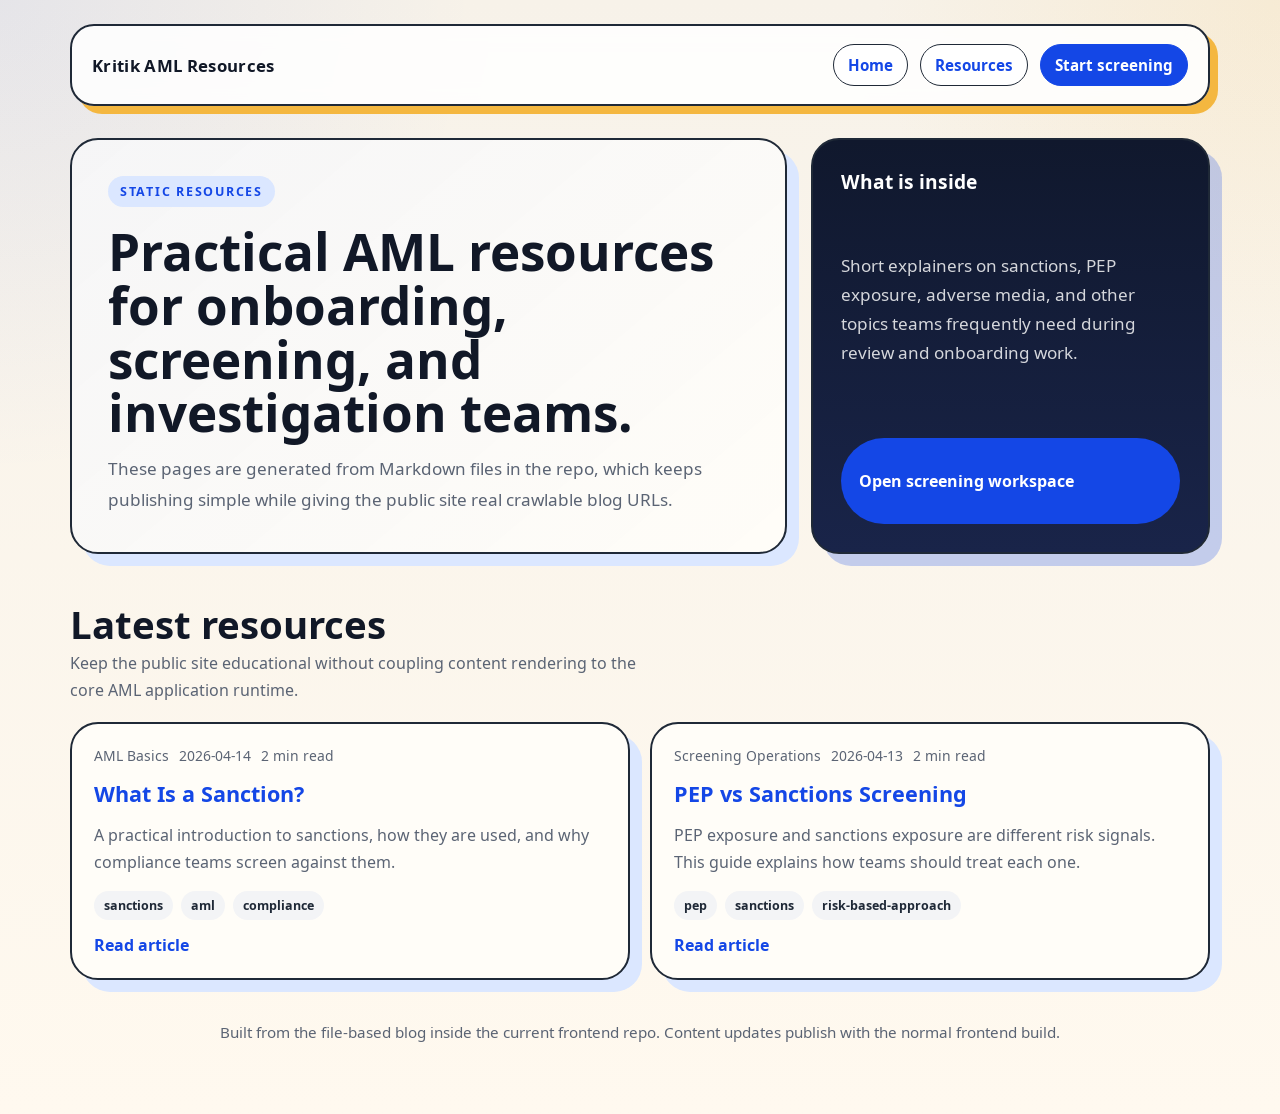
<file: blog/index.html>
<!DOCTYPE html>
<html lang="en">
  <head>
    <meta charset="utf-8" />
    <meta name="viewport" content="width=device-width, initial-scale=1" />
    <title>Resources | Kritik AML</title>
    <meta name="description" content="Educational AML and sanctions resources from Kritik." />
    <meta property="og:title" content="Resources | Kritik AML" />
    <meta property="og:description" content="Educational AML and sanctions resources from Kritik." />
    <meta property="og:type" content="website" />
    <meta property="og:url" content="https://kritik-aml.com/blog/" />
    <link rel="canonical" href="https://kritik-aml.com/blog/" />
    <link rel="stylesheet" href="/blog/styles.css" />
    <script type="application/ld+json">{"@context":"https://schema.org","@type":"CollectionPage","name":"Kritik AML Resources","url":"https://kritik-aml.com/blog/","mainEntity":[{"@type":"BlogPosting","headline":"What Is a Sanction?","url":"https://kritik-aml.com/blog/what-is-sanction/","datePublished":"2026-04-14","author":{"@type":"Organization","name":"Kritik Editorial Team"}},{"@type":"BlogPosting","headline":"PEP vs Sanctions Screening","url":"https://kritik-aml.com/blog/pep-vs-sanctions-screening/","datePublished":"2026-04-13","author":{"@type":"Organization","name":"Kritik Editorial Team"}},{"@type":"BlogPosting","headline":"Adverse Media Screening Basics","url":"https://kritik-aml.com/blog/adverse-media-screening-basics/","datePublished":"2026-04-12","author":{"@type":"Organization","name":"Kritik Editorial Team"}}]}</script>
  </head>
  <body>
    <div class="page-shell">
      <header class="topbar">
        <div class="brand">Kritik AML Resources</div>
        <nav class="nav-links">
          <a class="nav-chip" href="/">Home</a>
          <a class="nav-chip" href="/blog/">Resources</a>
          <a class="nav-chip primary" href="/#/search">Start screening</a>
        </nav>
      </header>
      
    <section class="hero">
      <div class="hero-card">
        <span class="eyebrow">Static resources</span>
        <h1>Practical AML resources for onboarding, screening, and investigation teams.</h1>
        <p>These pages are generated from Markdown files in the repo, which keeps publishing simple while giving the public site real crawlable blog URLs.</p>
      </div>
      <aside class="hero-side hero-card">
        <h2>What is inside</h2>
        <p>Short explainers on sanctions, PEP exposure, adverse media, and other topics teams frequently need during review and onboarding work.</p>
        <a class="cta-button" href="/#/search">Open screening workspace</a>
      </aside>
    </section>
    <section>
      <div class="section-title">
        <div>
          <h2>Latest resources</h2>
          <p>Keep the public site educational without coupling content rendering to the core AML application runtime.</p>
        </div>
      </div>
      <div class="post-grid">
        
    <article class="post-card">
      <div class="post-meta">
        <span>AML Basics</span>
        <span>2026-04-14</span>
        <span>2 min read</span>
      </div>
      <h3><a href="/blog/what-is-sanction/">What Is a Sanction?</a></h3>
      <p>A practical introduction to sanctions, how they are used, and why compliance teams screen against them.</p>
      <div class="tag-row"><span class="tag">sanctions</span><span class="tag">aml</span><span class="tag">compliance</span></div>
      <a class="post-link" href="/blog/what-is-sanction/">Read article</a>
    </article>
  

    <article class="post-card">
      <div class="post-meta">
        <span>Screening Operations</span>
        <span>2026-04-13</span>
        <span>2 min read</span>
      </div>
      <h3><a href="/blog/pep-vs-sanctions-screening/">PEP vs Sanctions Screening</a></h3>
      <p>PEP exposure and sanctions exposure are different risk signals. This guide explains how teams should treat each one.</p>
      <div class="tag-row"><span class="tag">pep</span><span class="tag">sanctions</span><span class="tag">risk-based-approach</span></div>
      <a class="post-link" href="/blog/pep-vs-sanctions-screening/">Read article</a>
    </article>
  
      </div>
    </section>
  
      
      <div class="footer-note">Built from the file-based blog inside the current frontend repo. Content updates publish with the normal frontend build.</div>
    </div>
  </body>
</html>
</file>
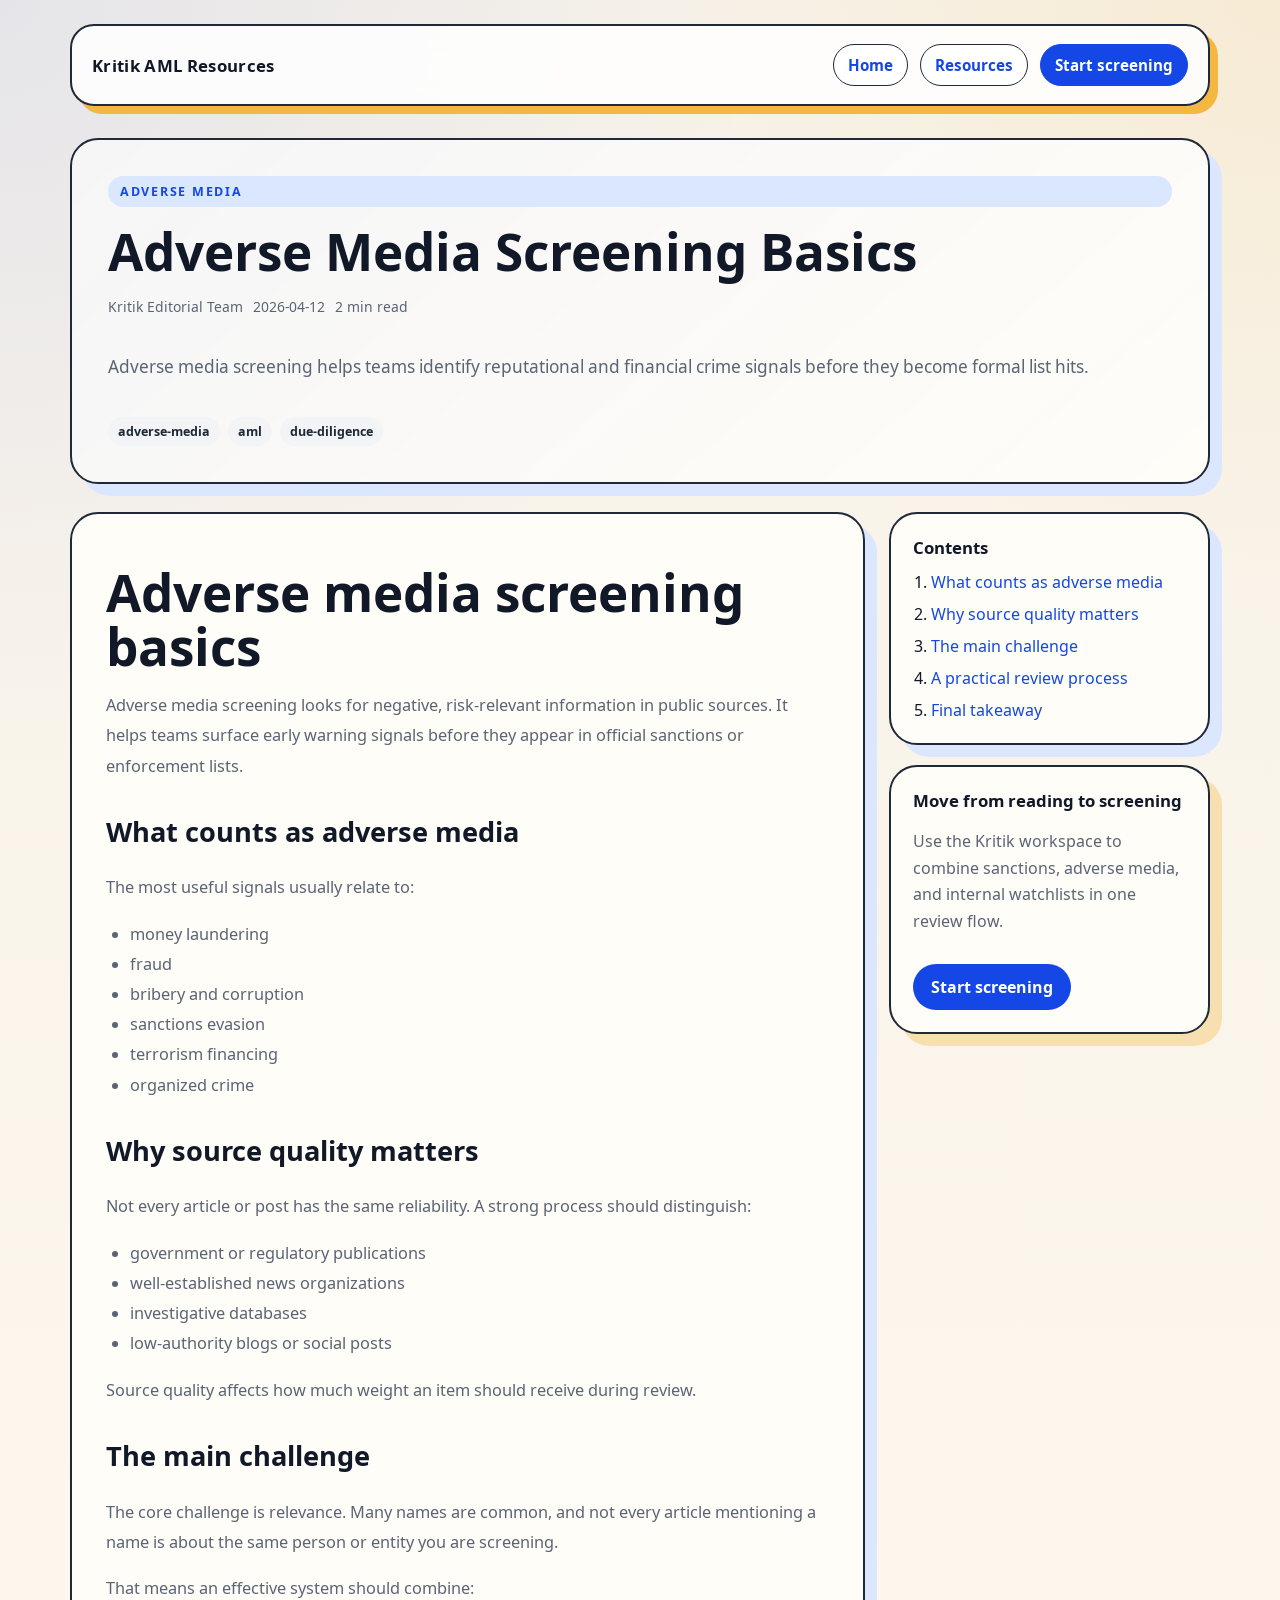
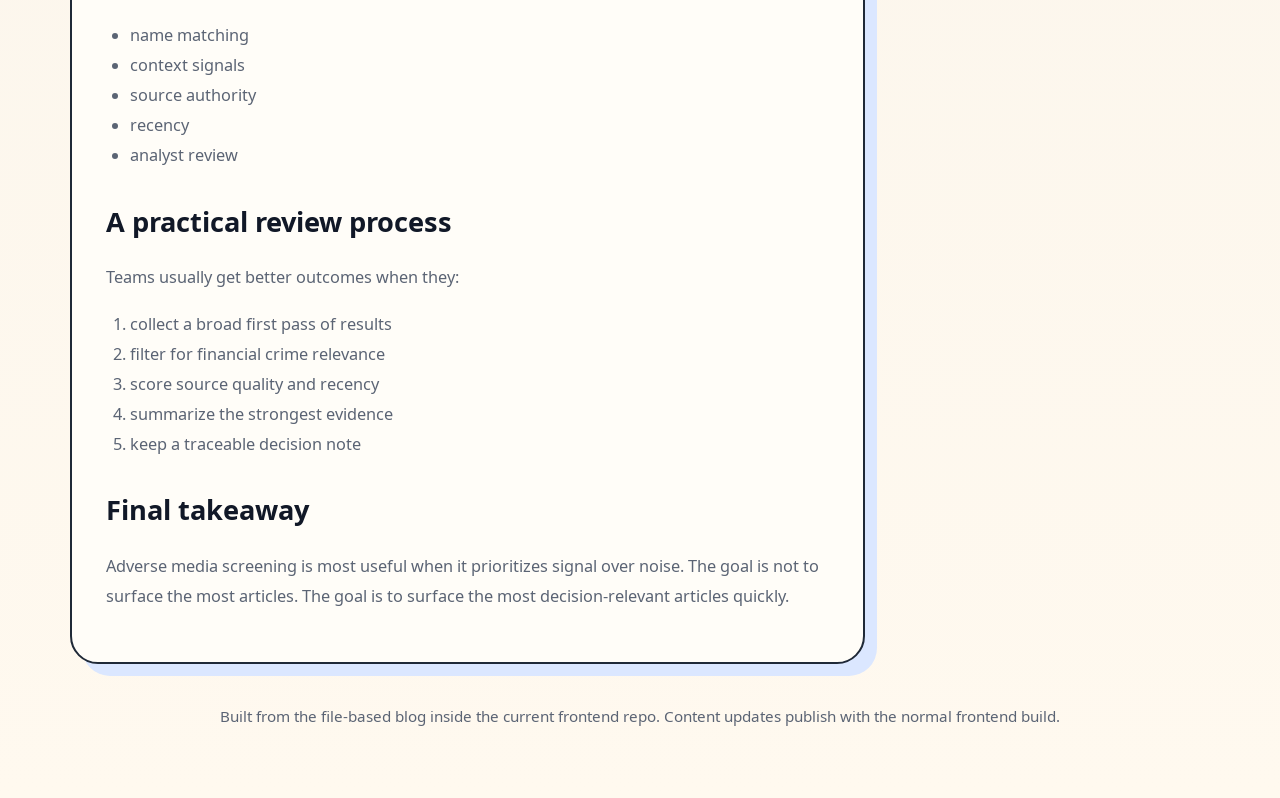
<file: blog/adverse-media-screening-basics/index.html>
<!DOCTYPE html>
<html lang="en">
  <head>
    <meta charset="utf-8" />
    <meta name="viewport" content="width=device-width, initial-scale=1" />
    <title>Adverse Media Screening Basics for AML Teams | Kritik AML</title>
    <meta name="description" content="A simple guide to adverse media screening, source quality, and how to review media-based risk signals." />
    <meta property="og:title" content="Adverse Media Screening Basics for AML Teams | Kritik AML" />
    <meta property="og:description" content="A simple guide to adverse media screening, source quality, and how to review media-based risk signals." />
    <meta property="og:type" content="article" />
    <meta property="og:url" content="https://kritik-aml.com/blog/adverse-media-screening-basics/" />
    <link rel="canonical" href="https://kritik-aml.com/blog/adverse-media-screening-basics/" />
    <link rel="stylesheet" href="/blog/styles.css" />
    <script type="application/ld+json">{"@context":"https://schema.org","@type":"BlogPosting","headline":"Adverse Media Screening Basics","description":"A simple guide to adverse media screening, source quality, and how to review media-based risk signals.","datePublished":"2026-04-12","dateModified":"2026-04-16","author":{"@type":"Organization","name":"Kritik Editorial Team"},"publisher":{"@type":"Organization","name":"Kritik AML"},"mainEntityOfPage":"https://kritik-aml.com/blog/adverse-media-screening-basics/"}</script>
  </head>
  <body>
    <div class="page-shell">
      <header class="topbar">
        <div class="brand">Kritik AML Resources</div>
        <nav class="nav-links">
          <a class="nav-chip" href="/">Home</a>
          <a class="nav-chip" href="/blog/">Resources</a>
          <a class="nav-chip primary" href="/#/search">Start screening</a>
        </nav>
      </header>
      
    <section class="hero-card article-header">
      <span class="eyebrow">Adverse Media</span>
      <h1>Adverse Media Screening Basics</h1>
      <div class="post-meta">
        <span>Kritik Editorial Team</span>
        <span>2026-04-12</span>
        <span>2 min read</span>
      </div>
      <p class="article-excerpt">Adverse media screening helps teams identify reputational and financial crime signals before they become formal list hits.</p>
      <div class="tag-row"><span class="tag">adverse-media</span><span class="tag">aml</span><span class="tag">due-diligence</span></div>
    </section>
    <div class="article-layout">
      <article class="content-card">
        <h1 id="adverse-media-screening-basics">Adverse media screening basics</h1>
<p>Adverse media screening looks for negative, risk-relevant information in public sources. It helps teams surface early warning signals before they appear in official sanctions or enforcement lists.</p>
<h2 id="what-counts-as-adverse-media">What counts as adverse media</h2>
<p>The most useful signals usually relate to:</p>
<ul>
<li>money laundering</li>
<li>fraud</li>
<li>bribery and corruption</li>
<li>sanctions evasion</li>
<li>terrorism financing</li>
<li>organized crime</li>
</ul>
<h2 id="why-source-quality-matters">Why source quality matters</h2>
<p>Not every article or post has the same reliability. A strong process should distinguish:</p>
<ul>
<li>government or regulatory publications</li>
<li>well-established news organizations</li>
<li>investigative databases</li>
<li>low-authority blogs or social posts</li>
</ul>
<p>Source quality affects how much weight an item should receive during review.</p>
<h2 id="the-main-challenge">The main challenge</h2>
<p>The core challenge is relevance. Many names are common, and not every article mentioning a name is about the same person or entity you are screening.</p>
<p>That means an effective system should combine:</p>
<ul>
<li>name matching</li>
<li>context signals</li>
<li>source authority</li>
<li>recency</li>
<li>analyst review</li>
</ul>
<h2 id="a-practical-review-process">A practical review process</h2>
<p>Teams usually get better outcomes when they:</p>
<ol>
<li>collect a broad first pass of results</li>
<li>filter for financial crime relevance</li>
<li>score source quality and recency</li>
<li>summarize the strongest evidence</li>
<li>keep a traceable decision note</li>
</ol>
<h2 id="final-takeaway">Final takeaway</h2>
<p>Adverse media screening is most useful when it prioritizes signal over noise. The goal is not to surface the most articles. The goal is to surface the most decision-relevant articles quickly.</p>
      </article>
      
    <aside>
      <div class="toc-card">
        <h3>Contents</h3>
        <ol>
          <li style="margin-left:0"><a href="#what-counts-as-adverse-media">What counts as adverse media</a></li><li style="margin-left:0"><a href="#why-source-quality-matters">Why source quality matters</a></li><li style="margin-left:0"><a href="#the-main-challenge">The main challenge</a></li><li style="margin-left:0"><a href="#a-practical-review-process">A practical review process</a></li><li style="margin-left:0"><a href="#final-takeaway">Final takeaway</a></li>
        </ol>
      </div>
      <div class="cta-card">
        <h3>Move from reading to screening</h3>
        <p>Use the Kritik workspace to combine sanctions, adverse media, and internal watchlists in one review flow.</p>
        <a class="cta-button" data-blog-cta href="/#/search">Start screening</a>
      </div>
    </aside>
  
    </div>
  
      
      <div class="footer-note">Built from the file-based blog inside the current frontend repo. Content updates publish with the normal frontend build.</div>
    </div>
  </body>
</html>
</file>
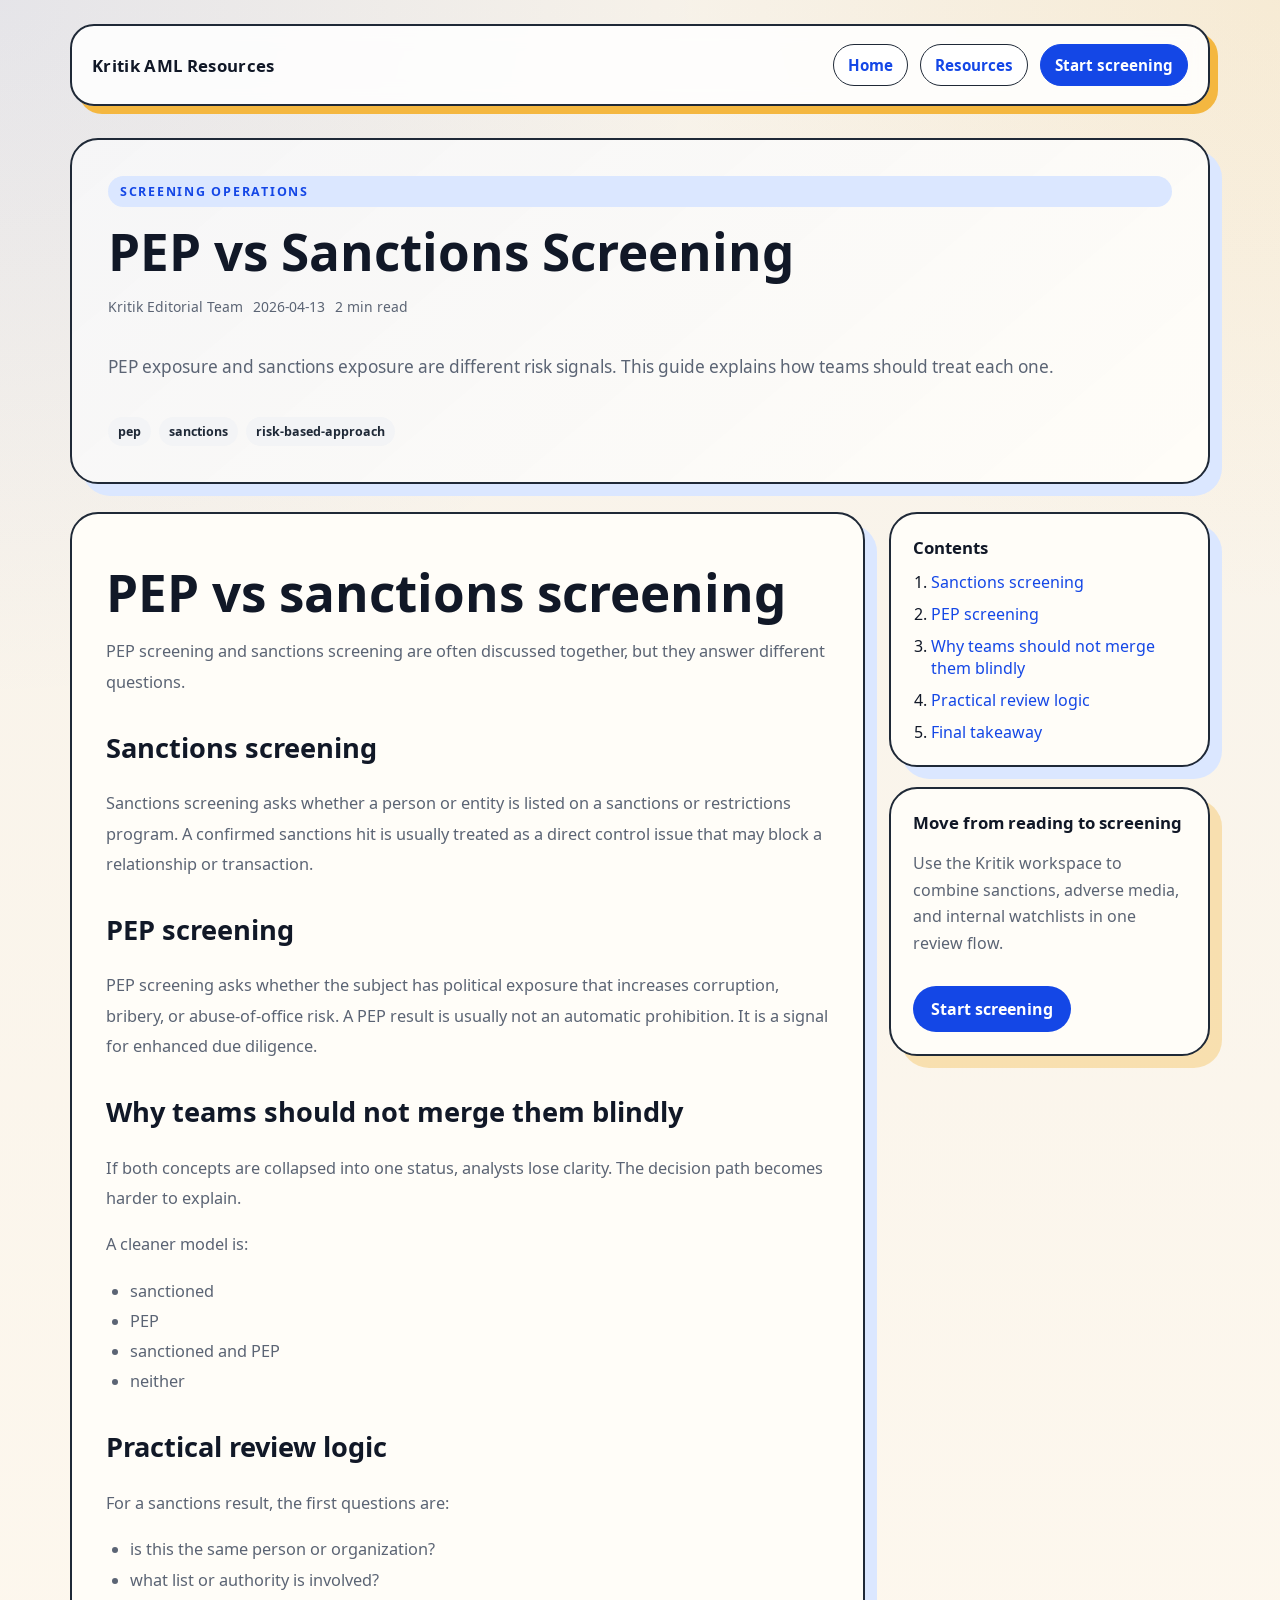
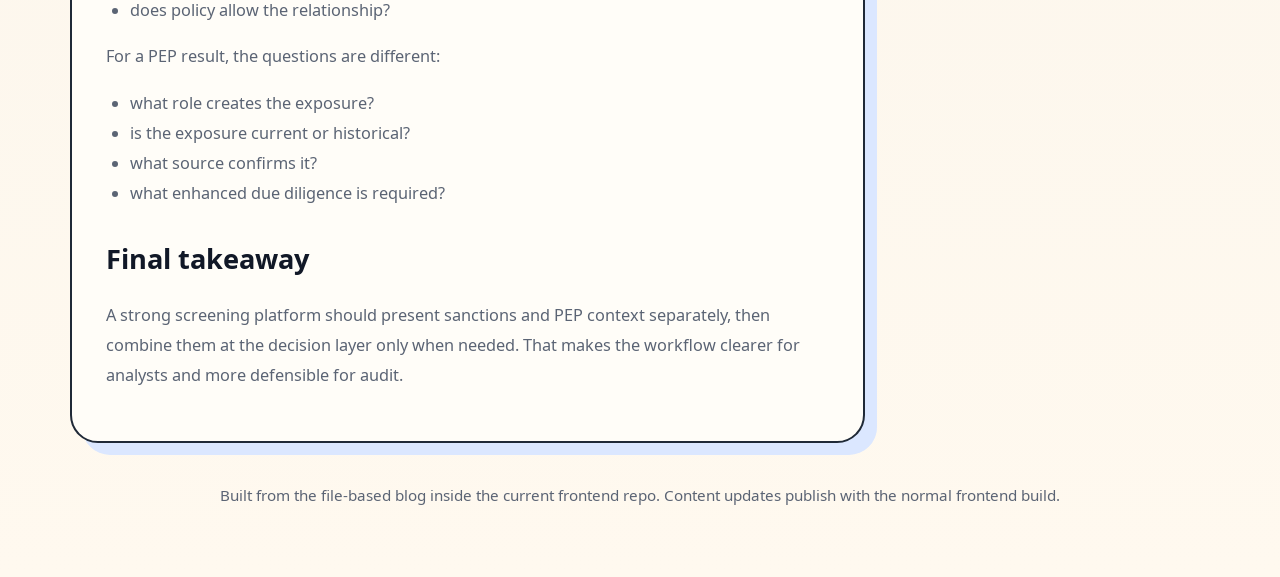
<file: blog/pep-vs-sanctions-screening/index.html>
<!DOCTYPE html>
<html lang="en">
  <head>
    <meta charset="utf-8" />
    <meta name="viewport" content="width=device-width, initial-scale=1" />
    <title>PEP vs Sanctions Screening: What Is the Difference? | Kritik AML</title>
    <meta name="description" content="Understand the difference between politically exposed person screening and sanctions screening in AML workflows." />
    <meta property="og:title" content="PEP vs Sanctions Screening: What Is the Difference? | Kritik AML" />
    <meta property="og:description" content="Understand the difference between politically exposed person screening and sanctions screening in AML workflows." />
    <meta property="og:type" content="article" />
    <meta property="og:url" content="https://kritik-aml.com/blog/pep-vs-sanctions-screening/" />
    <link rel="canonical" href="https://kritik-aml.com/blog/pep-vs-sanctions-screening/" />
    <link rel="stylesheet" href="/blog/styles.css" />
    <script type="application/ld+json">{"@context":"https://schema.org","@type":"BlogPosting","headline":"PEP vs Sanctions Screening","description":"Understand the difference between politically exposed person screening and sanctions screening in AML workflows.","datePublished":"2026-04-13","dateModified":"2026-04-16","author":{"@type":"Organization","name":"Kritik Editorial Team"},"publisher":{"@type":"Organization","name":"Kritik AML"},"mainEntityOfPage":"https://kritik-aml.com/blog/pep-vs-sanctions-screening/"}</script>
  </head>
  <body>
    <div class="page-shell">
      <header class="topbar">
        <div class="brand">Kritik AML Resources</div>
        <nav class="nav-links">
          <a class="nav-chip" href="/">Home</a>
          <a class="nav-chip" href="/blog/">Resources</a>
          <a class="nav-chip primary" href="/#/search">Start screening</a>
        </nav>
      </header>
      
    <section class="hero-card article-header">
      <span class="eyebrow">Screening Operations</span>
      <h1>PEP vs Sanctions Screening</h1>
      <div class="post-meta">
        <span>Kritik Editorial Team</span>
        <span>2026-04-13</span>
        <span>2 min read</span>
      </div>
      <p class="article-excerpt">PEP exposure and sanctions exposure are different risk signals. This guide explains how teams should treat each one.</p>
      <div class="tag-row"><span class="tag">pep</span><span class="tag">sanctions</span><span class="tag">risk-based-approach</span></div>
    </section>
    <div class="article-layout">
      <article class="content-card">
        <h1 id="pep-vs-sanctions-screening">PEP vs sanctions screening</h1>
<p>PEP screening and sanctions screening are often discussed together, but they answer different questions.</p>
<h2 id="sanctions-screening">Sanctions screening</h2>
<p>Sanctions screening asks whether a person or entity is listed on a sanctions or restrictions program. A confirmed sanctions hit is usually treated as a direct control issue that may block a relationship or transaction.</p>
<h2 id="pep-screening">PEP screening</h2>
<p>PEP screening asks whether the subject has political exposure that increases corruption, bribery, or abuse-of-office risk. A PEP result is usually not an automatic prohibition. It is a signal for enhanced due diligence.</p>
<h2 id="why-teams-should-not-merge-them-blindly">Why teams should not merge them blindly</h2>
<p>If both concepts are collapsed into one status, analysts lose clarity. The decision path becomes harder to explain.</p>
<p>A cleaner model is:</p>
<ul>
<li>sanctioned</li>
<li>PEP</li>
<li>sanctioned and PEP</li>
<li>neither</li>
</ul>
<h2 id="practical-review-logic">Practical review logic</h2>
<p>For a sanctions result, the first questions are:</p>
<ul>
<li>is this the same person or organization?</li>
<li>what list or authority is involved?</li>
<li>does policy allow the relationship?</li>
</ul>
<p>For a PEP result, the questions are different:</p>
<ul>
<li>what role creates the exposure?</li>
<li>is the exposure current or historical?</li>
<li>what source confirms it?</li>
<li>what enhanced due diligence is required?</li>
</ul>
<h2 id="final-takeaway">Final takeaway</h2>
<p>A strong screening platform should present sanctions and PEP context separately, then combine them at the decision layer only when needed. That makes the workflow clearer for analysts and more defensible for audit.</p>
      </article>
      
    <aside>
      <div class="toc-card">
        <h3>Contents</h3>
        <ol>
          <li style="margin-left:0"><a href="#sanctions-screening">Sanctions screening</a></li><li style="margin-left:0"><a href="#pep-screening">PEP screening</a></li><li style="margin-left:0"><a href="#why-teams-should-not-merge-them-blindly">Why teams should not merge them blindly</a></li><li style="margin-left:0"><a href="#practical-review-logic">Practical review logic</a></li><li style="margin-left:0"><a href="#final-takeaway">Final takeaway</a></li>
        </ol>
      </div>
      <div class="cta-card">
        <h3>Move from reading to screening</h3>
        <p>Use the Kritik workspace to combine sanctions, adverse media, and internal watchlists in one review flow.</p>
        <a class="cta-button" data-blog-cta href="/#/search">Start screening</a>
      </div>
    </aside>
  
    </div>
  
      
      <div class="footer-note">Built from the file-based blog inside the current frontend repo. Content updates publish with the normal frontend build.</div>
    </div>
  </body>
</html>
</file>
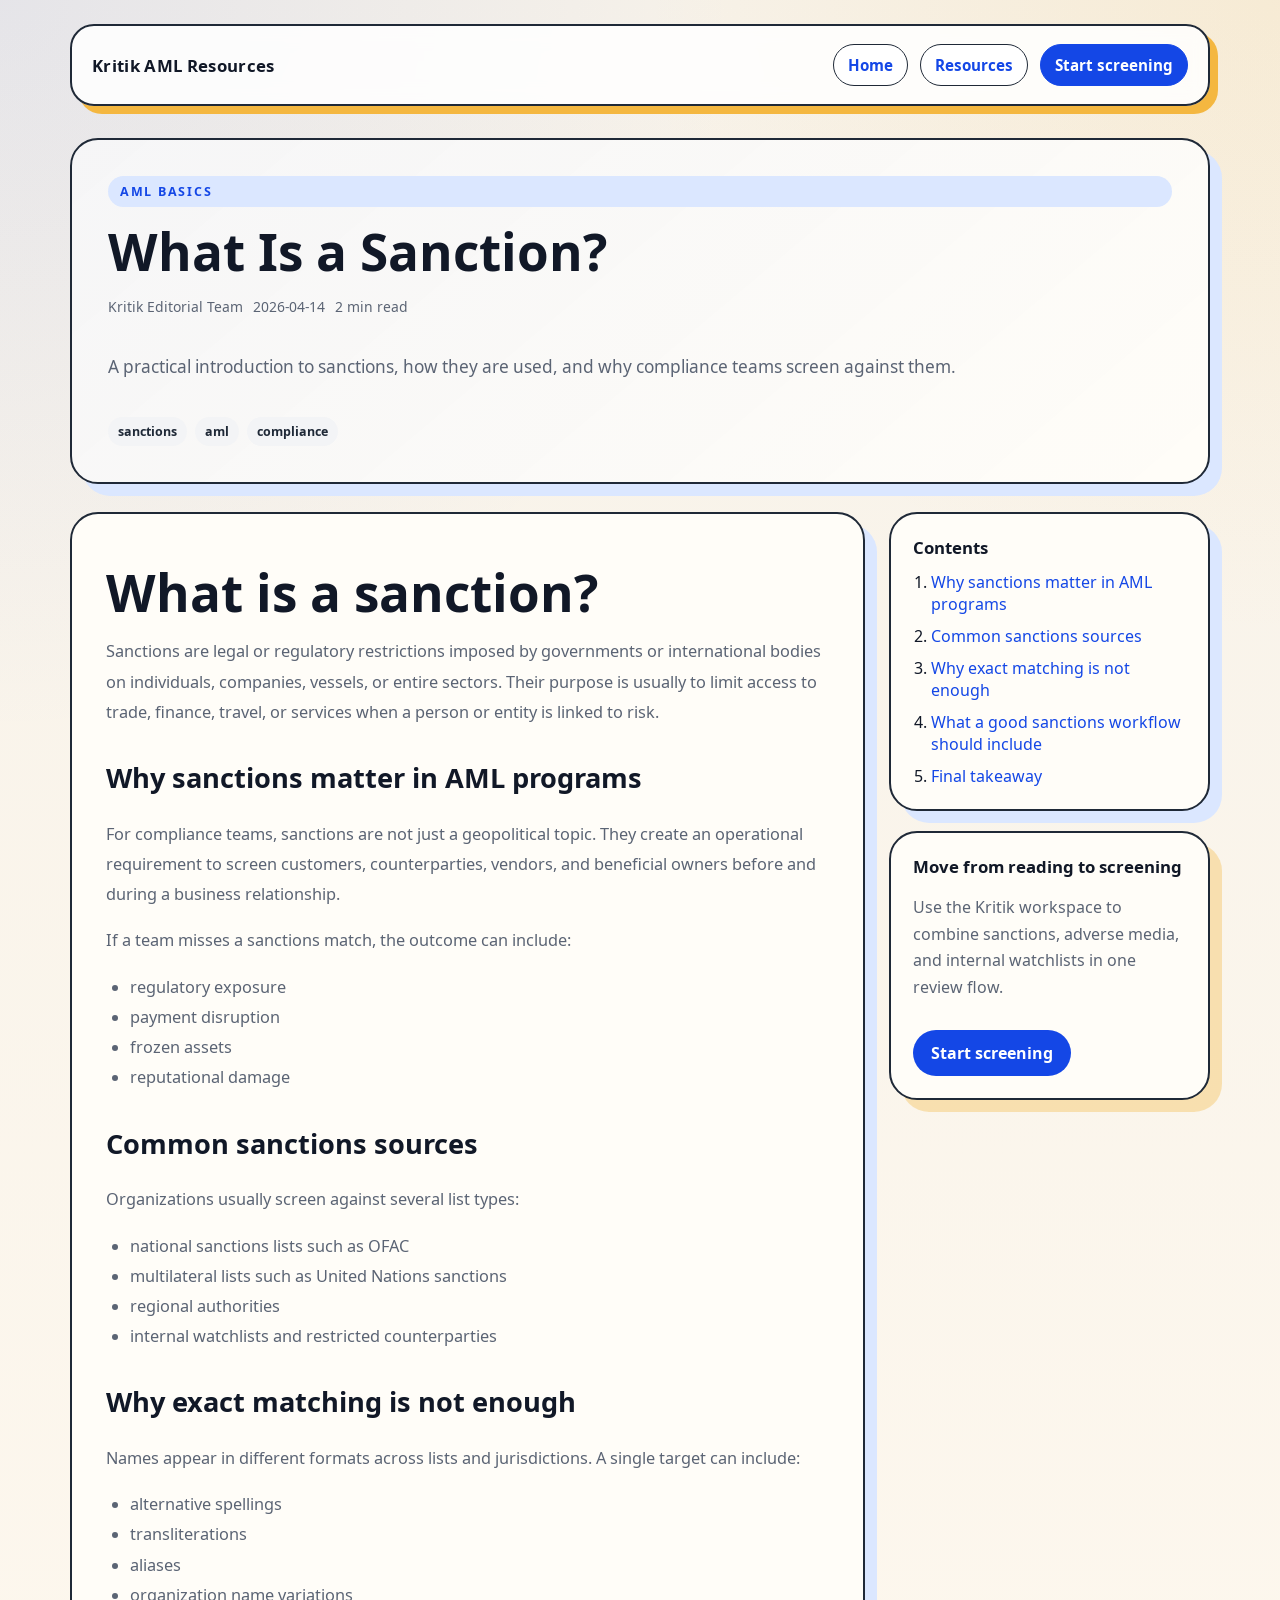
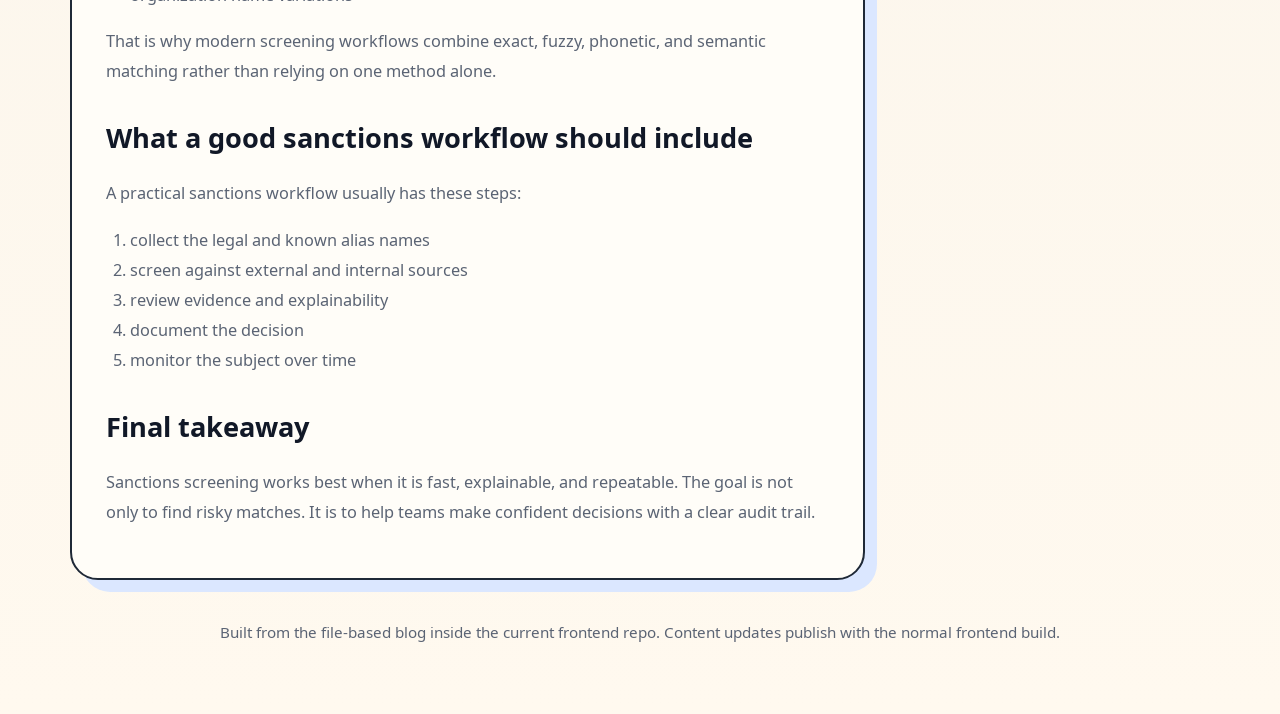
<file: blog/what-is-sanction/index.html>
<!DOCTYPE html>
<html lang="en">
  <head>
    <meta charset="utf-8" />
    <meta name="viewport" content="width=device-width, initial-scale=1" />
    <title>What Is a Sanction? A Practical Guide for Compliance Teams | Kritik AML</title>
    <meta name="description" content="Learn what sanctions are, how they work, and why sanctions screening matters for AML and onboarding teams." />
    <meta property="og:title" content="What Is a Sanction? A Practical Guide for Compliance Teams | Kritik AML" />
    <meta property="og:description" content="Learn what sanctions are, how they work, and why sanctions screening matters for AML and onboarding teams." />
    <meta property="og:type" content="article" />
    <meta property="og:url" content="https://kritik-aml.com/blog/what-is-sanction/" />
    <link rel="canonical" href="https://kritik-aml.com/blog/what-is-sanction/" />
    <link rel="stylesheet" href="/blog/styles.css" />
    <script type="application/ld+json">{"@context":"https://schema.org","@type":"BlogPosting","headline":"What Is a Sanction?","description":"Learn what sanctions are, how they work, and why sanctions screening matters for AML and onboarding teams.","datePublished":"2026-04-14","dateModified":"2026-04-16","author":{"@type":"Organization","name":"Kritik Editorial Team"},"publisher":{"@type":"Organization","name":"Kritik AML"},"mainEntityOfPage":"https://kritik-aml.com/blog/what-is-sanction/"}</script>
  </head>
  <body>
    <div class="page-shell">
      <header class="topbar">
        <div class="brand">Kritik AML Resources</div>
        <nav class="nav-links">
          <a class="nav-chip" href="/">Home</a>
          <a class="nav-chip" href="/blog/">Resources</a>
          <a class="nav-chip primary" href="/#/search">Start screening</a>
        </nav>
      </header>
      
    <section class="hero-card article-header">
      <span class="eyebrow">AML Basics</span>
      <h1>What Is a Sanction?</h1>
      <div class="post-meta">
        <span>Kritik Editorial Team</span>
        <span>2026-04-14</span>
        <span>2 min read</span>
      </div>
      <p class="article-excerpt">A practical introduction to sanctions, how they are used, and why compliance teams screen against them.</p>
      <div class="tag-row"><span class="tag">sanctions</span><span class="tag">aml</span><span class="tag">compliance</span></div>
    </section>
    <div class="article-layout">
      <article class="content-card">
        <h1 id="what-is-a-sanction">What is a sanction?</h1>
<p>Sanctions are legal or regulatory restrictions imposed by governments or international bodies on individuals, companies, vessels, or entire sectors. Their purpose is usually to limit access to trade, finance, travel, or services when a person or entity is linked to risk.</p>
<h2 id="why-sanctions-matter-in-aml-programs">Why sanctions matter in AML programs</h2>
<p>For compliance teams, sanctions are not just a geopolitical topic. They create an operational requirement to screen customers, counterparties, vendors, and beneficial owners before and during a business relationship.</p>
<p>If a team misses a sanctions match, the outcome can include:</p>
<ul>
<li>regulatory exposure</li>
<li>payment disruption</li>
<li>frozen assets</li>
<li>reputational damage</li>
</ul>
<h2 id="common-sanctions-sources">Common sanctions sources</h2>
<p>Organizations usually screen against several list types:</p>
<ul>
<li>national sanctions lists such as OFAC</li>
<li>multilateral lists such as United Nations sanctions</li>
<li>regional authorities</li>
<li>internal watchlists and restricted counterparties</li>
</ul>
<h2 id="why-exact-matching-is-not-enough">Why exact matching is not enough</h2>
<p>Names appear in different formats across lists and jurisdictions. A single target can include:</p>
<ul>
<li>alternative spellings</li>
<li>transliterations</li>
<li>aliases</li>
<li>organization name variations</li>
</ul>
<p>That is why modern screening workflows combine exact, fuzzy, phonetic, and semantic matching rather than relying on one method alone.</p>
<h2 id="what-a-good-sanctions-workflow-should-include">What a good sanctions workflow should include</h2>
<p>A practical sanctions workflow usually has these steps:</p>
<ol>
<li>collect the legal and known alias names</li>
<li>screen against external and internal sources</li>
<li>review evidence and explainability</li>
<li>document the decision</li>
<li>monitor the subject over time</li>
</ol>
<h2 id="final-takeaway">Final takeaway</h2>
<p>Sanctions screening works best when it is fast, explainable, and repeatable. The goal is not only to find risky matches. It is to help teams make confident decisions with a clear audit trail.</p>
      </article>
      
    <aside>
      <div class="toc-card">
        <h3>Contents</h3>
        <ol>
          <li style="margin-left:0"><a href="#why-sanctions-matter-in-aml-programs">Why sanctions matter in AML programs</a></li><li style="margin-left:0"><a href="#common-sanctions-sources">Common sanctions sources</a></li><li style="margin-left:0"><a href="#why-exact-matching-is-not-enough">Why exact matching is not enough</a></li><li style="margin-left:0"><a href="#what-a-good-sanctions-workflow-should-include">What a good sanctions workflow should include</a></li><li style="margin-left:0"><a href="#final-takeaway">Final takeaway</a></li>
        </ol>
      </div>
      <div class="cta-card">
        <h3>Move from reading to screening</h3>
        <p>Use the Kritik workspace to combine sanctions, adverse media, and internal watchlists in one review flow.</p>
        <a class="cta-button" data-blog-cta href="/#/search">Start screening</a>
      </div>
    </aside>
  
    </div>
  
      
      <div class="footer-note">Built from the file-based blog inside the current frontend repo. Content updates publish with the normal frontend build.</div>
    </div>
  </body>
</html>
</file>
<file: blog/styles.css>
@font-face {
  font-family: "Noto Sans";
  src: url("/fonts/NotoSans-Regular.ttf") format("truetype");
  font-weight: 400;
}
@font-face {
  font-family: "Noto Sans";
  src: url("/fonts/NotoSans-Bold.ttf") format("truetype");
  font-weight: 700;
}
:root {
  --bg: #f7f2e9;
  --bg-strong: #f1e7d4;
  --surface: #fffdf8;
  --ink: #111827;
  --muted: #5b6474;
  --accent: #1447e6;
  --accent-soft: #dbe7ff;
  --line: #1f2937;
  --shadow: #f4b740;
}
* { box-sizing: border-box; }
html { scroll-behavior: smooth; }
body {
  margin: 0;
  font-family: "Noto Sans", "Segoe UI", sans-serif;
  color: var(--ink);
  background:
    radial-gradient(circle at top left, rgba(20, 71, 230, 0.08), transparent 28%),
    radial-gradient(circle at top right, rgba(244, 183, 64, 0.12), transparent 24%),
    linear-gradient(180deg, var(--bg) 0%, #fff9ef 100%);
}
a { color: var(--accent); text-decoration: none; }
a:hover { text-decoration: underline; }
.page-shell { max-width: 1180px; margin: 0 auto; padding: 24px 20px 72px; }
.topbar {
  display: flex;
  justify-content: space-between;
  align-items: center;
  gap: 16px;
  margin-bottom: 32px;
  padding: 18px 20px;
  border: 2px solid var(--line);
  border-radius: 24px;
  background: rgba(255,255,255,0.85);
  backdrop-filter: blur(10px);
  box-shadow: 8px 8px 0 var(--shadow);
}
.brand {
  font-weight: 700;
  letter-spacing: 0.02em;
  font-size: 1.05rem;
}
.nav-links {
  display: flex;
  flex-wrap: wrap;
  gap: 12px;
  align-items: center;
}
.nav-chip {
  border: 1px solid var(--line);
  border-radius: 999px;
  padding: 10px 14px;
  background: white;
  font-size: 0.95rem;
  font-weight: 600;
}
.nav-chip.primary {
  background: var(--accent);
  color: white;
  border-color: var(--accent);
}
.hero {
  display: grid;
  grid-template-columns: minmax(0, 1.8fr) minmax(280px, 1fr);
  gap: 24px;
  align-items: stretch;
}
.hero-card,
.content-card,
.toc-card,
.post-card,
.cta-card,
.stat-card {
  border: 2px solid var(--line);
  border-radius: 28px;
  background: var(--surface);
  box-shadow: 12px 12px 0 var(--accent-soft);
}
.hero-card {
  padding: 36px;
  background:
    linear-gradient(140deg, rgba(20, 71, 230, 0.04), rgba(20, 71, 230, 0)),
    var(--surface);
}
.eyebrow {
  display: inline-flex;
  align-items: center;
  gap: 8px;
  padding: 7px 12px;
  border-radius: 999px;
  background: var(--accent-soft);
  color: var(--accent);
  font-size: 0.78rem;
  font-weight: 700;
  text-transform: uppercase;
  letter-spacing: 0.14em;
}
h1 { font-size: clamp(2.3rem, 4vw, 4.4rem); line-height: 1.05; margin: 18px 0 14px; }
.hero p { margin: 0; font-size: 1.07rem; line-height: 1.8; color: var(--muted); max-width: 60ch; }
.hero-side {
  padding: 28px;
  display: grid;
  gap: 16px;
  background: linear-gradient(180deg, #10182d, #192449);
  color: white;
  box-shadow: 12px 12px 0 rgba(20, 71, 230, 0.24);
}
.hero-side h2 { margin: 0; font-size: 1.2rem; }
.hero-side p { margin: 0; color: rgba(255,255,255,0.82); line-height: 1.7; }
.section-title {
  margin: 44px 0 18px;
  display: flex;
  justify-content: space-between;
  align-items: end;
  gap: 16px;
}
.section-title h2 { margin: 0; font-size: clamp(1.6rem, 3vw, 2.4rem); }
.section-title p { margin: 0; color: var(--muted); max-width: 64ch; line-height: 1.7; }
.post-grid {
  display: grid;
  grid-template-columns: repeat(auto-fit, minmax(260px, 1fr));
  gap: 20px;
}
.post-card {
  padding: 22px;
  display: flex;
  flex-direction: column;
  gap: 14px;
}
.post-meta {
  display: flex;
  flex-wrap: wrap;
  gap: 10px;
  color: var(--muted);
  font-size: 0.87rem;
}
.tag-row {
  display: flex;
  flex-wrap: wrap;
  gap: 8px;
}
.tag {
  display: inline-flex;
  padding: 6px 10px;
  border-radius: 999px;
  background: #f3f4f6;
  color: #1f2937;
  font-size: 0.78rem;
  font-weight: 700;
}
.post-card h3 { margin: 0; font-size: 1.35rem; line-height: 1.35; }
.post-card p { margin: 0; color: var(--muted); line-height: 1.7; }
.post-link { margin-top: auto; font-weight: 700; }
.article-layout {
  margin-top: 24px;
  display: grid;
  grid-template-columns: minmax(0, 2.35fr) minmax(260px, 0.95fr);
  gap: 24px;
}
.content-card { padding: 34px; }
.content-card p,
.content-card li {
  color: var(--muted);
  font-size: 1.02rem;
  line-height: 1.85;
}
.content-card h2,
.content-card h3 {
  color: var(--ink);
  scroll-margin-top: 96px;
}
.content-card h2 {
  margin-top: 2rem;
  font-size: 1.7rem;
}
.content-card h3 {
  margin-top: 1.5rem;
  font-size: 1.2rem;
}
.content-card pre {
  overflow-x: auto;
  padding: 16px;
  border-radius: 18px;
  background: #0f172a;
  color: #f8fafc;
}
.content-card code {
  font-family: "SFMono-Regular", "Consolas", monospace;
  background: rgba(15, 23, 42, 0.06);
  padding: 2px 6px;
  border-radius: 6px;
}
.content-card pre code { background: transparent; padding: 0; }
.content-card ul,
.content-card ol {
  padding-left: 24px;
}
.content-card blockquote {
  margin: 1.4rem 0;
  padding: 10px 18px;
  border-left: 4px solid var(--accent);
  background: rgba(20, 71, 230, 0.05);
}
.toc-card,
.cta-card,
.stat-card {
  padding: 22px;
  position: sticky;
  top: 24px;
}
.toc-card h3,
.cta-card h3,
.stat-card h3 {
  margin-top: 0;
  margin-bottom: 12px;
  font-size: 1.05rem;
}
.toc-card ol {
  margin: 0;
  padding-left: 18px;
  display: grid;
  gap: 10px;
}
.cta-card { margin-top: 20px; box-shadow: 12px 12px 0 rgba(244, 183, 64, 0.35); }
.cta-card p,
.stat-card p { color: var(--muted); line-height: 1.65; }
.cta-button {
  display: inline-flex;
  align-items: center;
  gap: 10px;
  margin-top: 14px;
  border-radius: 999px;
  padding: 12px 18px;
  background: var(--accent);
  color: white;
  font-weight: 700;
}
.article-header {
  display: flex;
  flex-direction: column;
  gap: 18px;
  margin-bottom: 28px;
}
.article-header h1 {
  margin: 0;
  font-size: clamp(2rem, 4vw, 3.4rem);
}
.article-excerpt {
  font-size: 1.08rem;
  color: var(--muted);
  line-height: 1.8;
}
.footer-note {
  margin-top: 42px;
  text-align: center;
  color: var(--muted);
  font-size: 0.95rem;
}
@media (max-width: 960px) {
  .hero,
  .article-layout {
    grid-template-columns: 1fr;
  }
  .toc-card,
  .cta-card,
  .stat-card {
    position: static;
  }
}
@media (max-width: 680px) {
  .page-shell { padding: 16px 14px 56px; }
  .topbar,
  .hero-card,
  .content-card,
  .post-card,
  .toc-card,
  .cta-card,
  .stat-card { box-shadow: 8px 8px 0 var(--accent-soft); }
  .hero-card,
  .content-card { padding: 22px; }
  .nav-links { width: 100%; }
}
</file>
